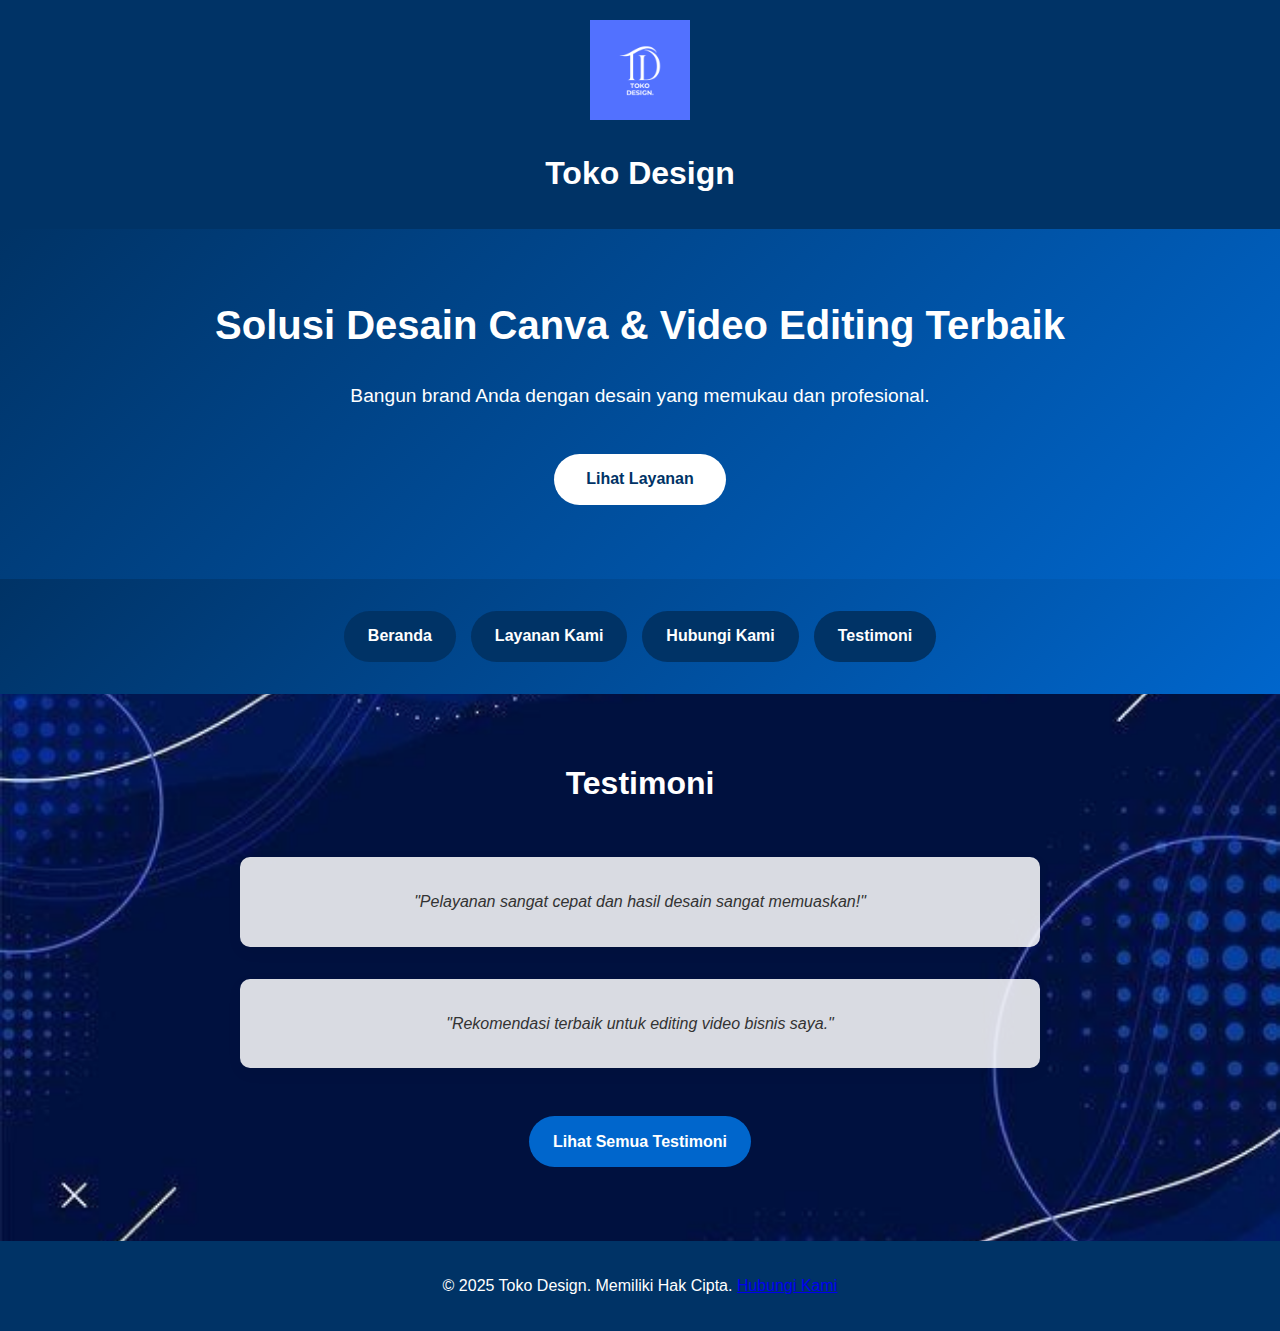
<file: Index.html>
<!DOCTYPE html>
<html lang="id">
<head>
  <meta charset="UTF-8">
  <meta name="viewport" content="width=device-width, initial-scale=1.0">
  <title>Toko Design.ID</title>
  <link rel="stylesheet" href="styles.css">
  <link rel="icon" type="image/png" href="TOKO DESIGN..png">
</head>
<body>
  <header>
    <img src="TOKO DESIGN..png" alt="Logo Toko Design">
    <h1>Toko Design</h1>
  </header>

  <section class="hero" id="beranda">
    <h2>Solusi Desain Canva & Video Editing Terbaik</h2>
    <p>Bangun brand Anda dengan desain yang memukau dan profesional.</p>
    <a href="layanan.html" class="btn">Lihat Layanan</a>
  </section>

  <div class="nav-buttons">
    <a href="#beranda">Beranda</a>
    <a href="layanan.html" class="btn-layanan">Layanan Kami</a>
    <a href="kontak.html" class="btn-kontak">Hubungi Kami</a>
    <a href="testimoni.html" class="btn-testimoni">Testimoni</a>
  </div>

  <section class="testimonials" id="testimoni">
    <h2>Testimoni</h2>
    <div class="testimonial">
      "Pelayanan sangat cepat dan hasil desain sangat memuaskan!"
    </div>
    <div class="testimonial">
      "Rekomendasi terbaik untuk editing video bisnis saya."
    </div>
    <a href="testimoni.html" class="btn lihat-semua-testimoni">Lihat Semua Testimoni</a>
  </section>

  <footer>
    &copy; 2025 Toko Design. Memiliki Hak Cipta.
    <a href="kontak.html">Hubungi Kami</a>
  </footer>

  <script src="script.js"></script>
</body>
</html>
</file>
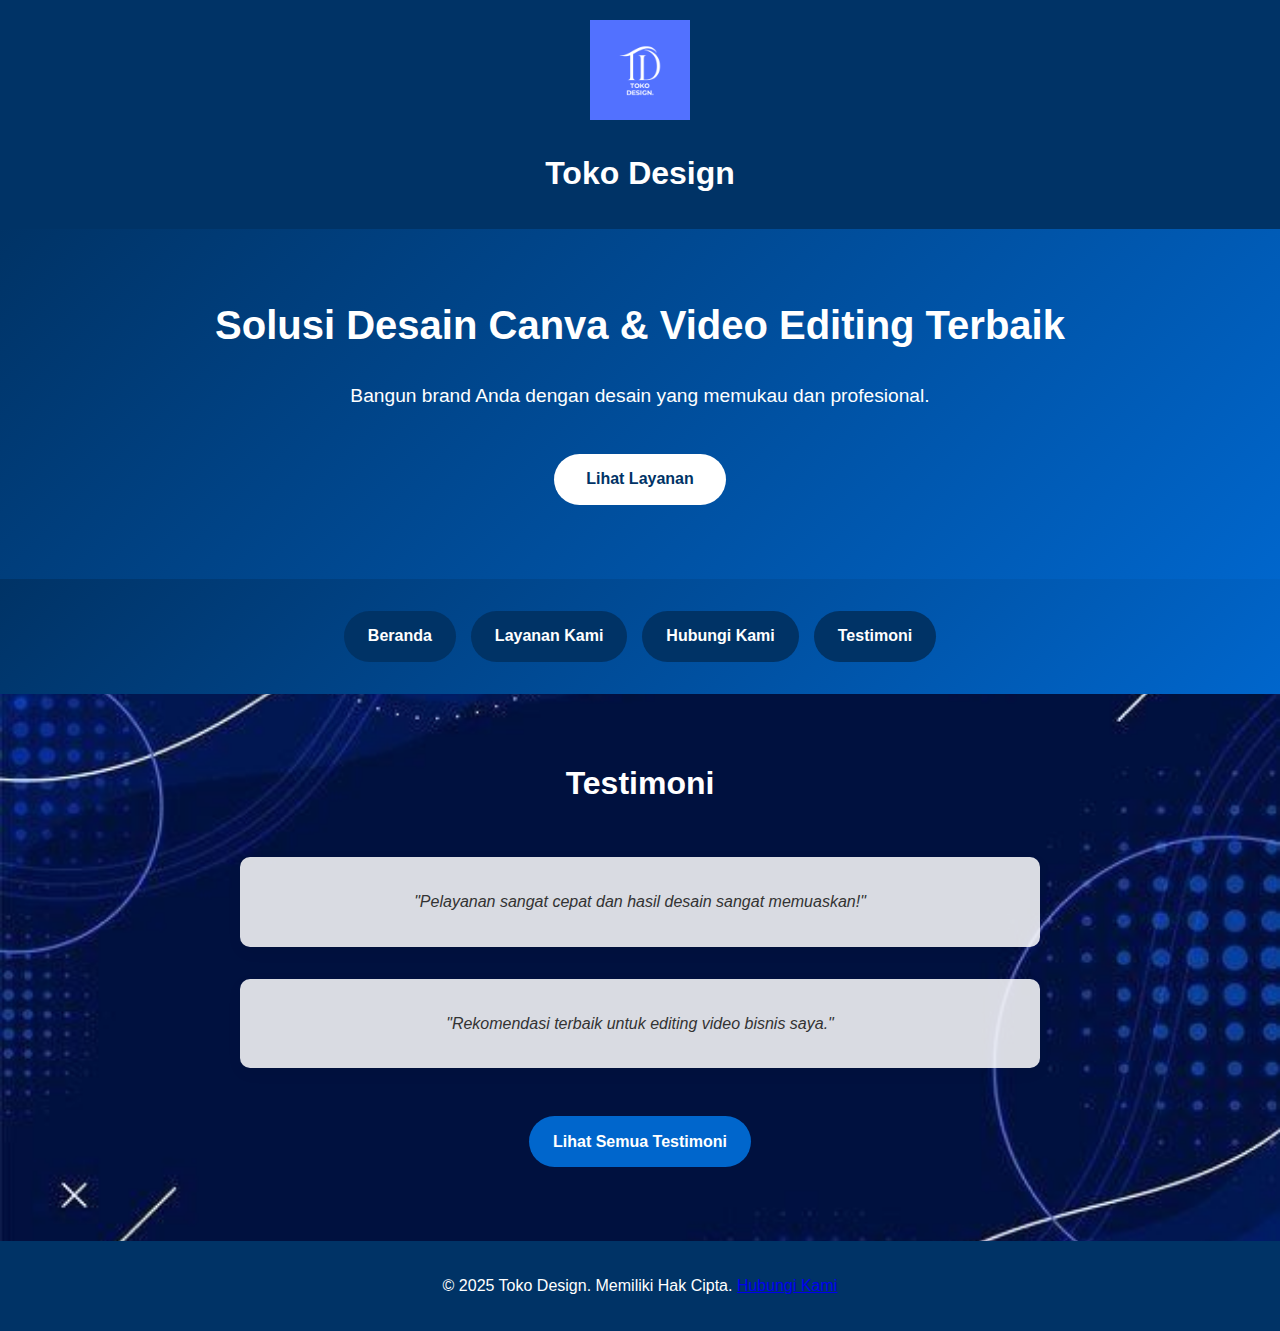
<file: index.html>
<!DOCTYPE html>
<html lang="id">
<head>
  <meta charset="UTF-8">
  <meta name="viewport" content="width=device-width, initial-scale=1.0">
  <title>Toko Design.ID</title>
  <link rel="stylesheet" href="styles.css">
  <link rel="icon" type="image/png" href="TOKO DESIGN..png">
</head>
<body>
  <header>
    <img src="TOKO DESIGN..png" alt="Logo Toko Design">
    <h1>Toko Design</h1>
  </header>

  <section class="hero" id="beranda">
    <h2>Solusi Desain Canva & Video Editing Terbaik</h2>
    <p>Bangun brand Anda dengan desain yang memukau dan profesional.</p>
    <a href="layanan.html" class="btn">Lihat Layanan</a>
  </section>

  <div class="nav-buttons">
    <a href="#beranda">Beranda</a>
    <a href="layanan.html" class="btn-layanan">Layanan Kami</a>
    <a href="kontak.html" class="btn-kontak">Hubungi Kami</a>
    <a href="testimoni.html" class="btn-testimoni">Testimoni</a>
  </div>

  <section class="testimonials" id="testimoni">
    <h2>Testimoni</h2>
    <div class="testimonial">
      "Pelayanan sangat cepat dan hasil desain sangat memuaskan!"
    </div>
    <div class="testimonial">
      "Rekomendasi terbaik untuk editing video bisnis saya."
    </div>
    <a href="testimoni.html" class="btn lihat-semua-testimoni">Lihat Semua Testimoni</a>
  </section>

  <footer>
    &copy; 2025 Toko Design. Memiliki Hak Cipta.
    <a href="kontak.html">Hubungi Kami</a>
  </footer>

  <script src="script.js"></script>
</body>
</html>
</file>
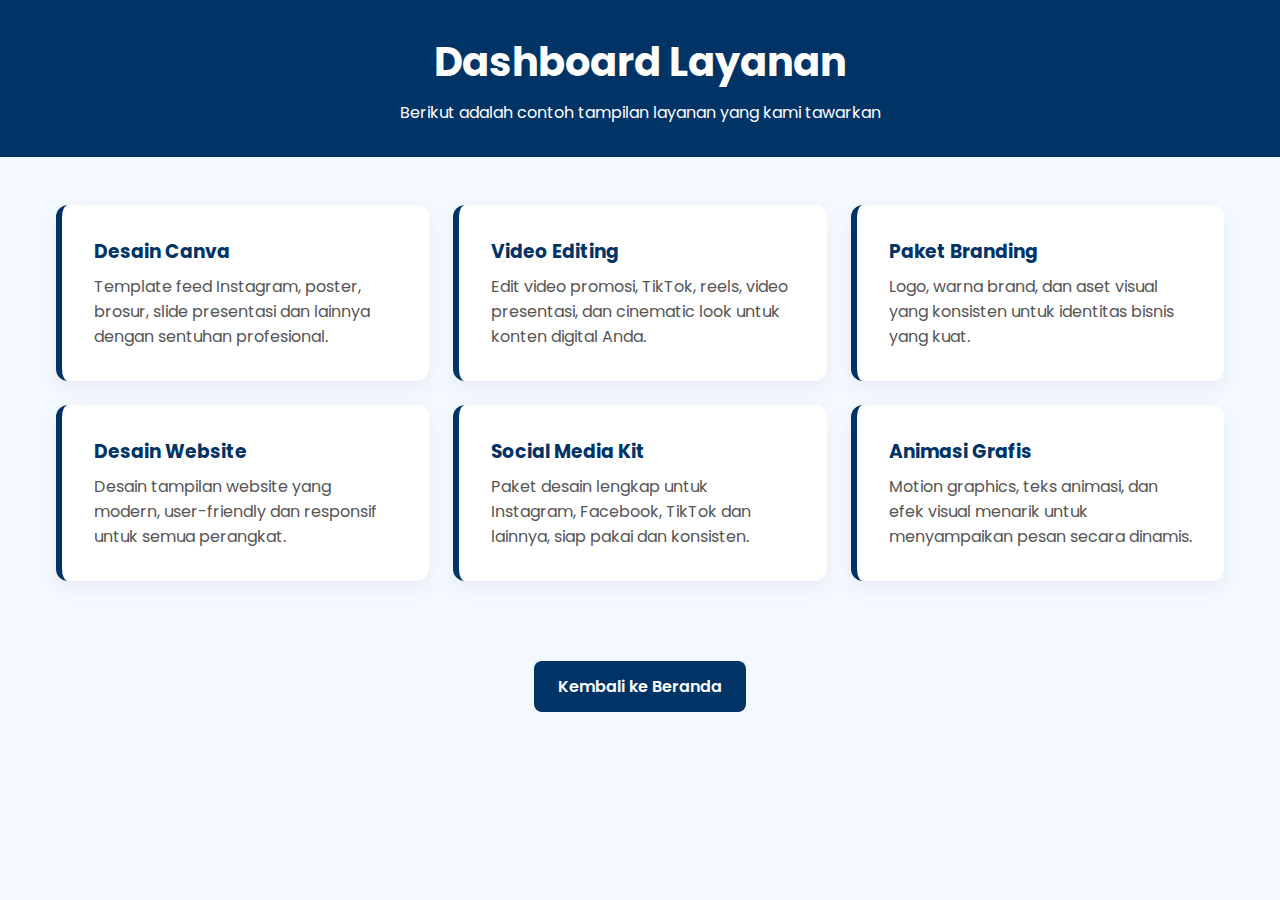
<file: layanan.html>
<!DOCTYPE html>
<html lang="id">
<head>
  <meta charset="UTF-8" />
  <meta name="viewport" content="width=device-width, initial-scale=1.0" />
  <title>Layanan - Toko Design</title>
  <link href="https://fonts.googleapis.com/css2?family=Poppins:wght@400;600&display=swap" rel="stylesheet" />
  <style>
    * {
      margin: 0;
      padding: 0;
      box-sizing: border-box;
      font-family: 'Poppins', sans-serif;
    }

    body {
      background-color: #f4f9ff;
      color: #333;
    }

    header {
      background-color: #003366;
      color: white;
      text-align: center;
      padding: 2rem;
    }

    header h1 {
      font-size: 2.5rem;
      margin-bottom: 0.5rem;
    }

    .dashboard {
      max-width: 1200px;
      margin: 2rem auto;
      padding: 1rem;
      display: grid;
      grid-template-columns: repeat(auto-fit, minmax(280px, 1fr));
      gap: 1.5rem;
    }

    .card {
      background-color: white;
      border-radius: 12px;
      box-shadow: 0 8px 20px rgba(0, 0, 0, 0.05);
      padding: 2rem;
      transition: transform 0.2s ease;
      border-left: 6px solid #003366;
    }

    .card:hover {
      transform: translateY(-5px);
    }

    .card h3 {
      margin-bottom: 0.5rem;
      color: #003366;
    }

    .card p {
      color: #555;
    }

    .btn-kembali {
      display: inline-block;
      margin: 2rem auto;
      text-align: center;
      background-color: #003366;
      color: white;
      padding: 0.8rem 1.5rem;
      border-radius: 8px;
      text-decoration: none;
      font-weight: 600;
      transition: background-color 0.3s ease;
    }

    .btn-kembali:hover {
      background-color: #00509e;
    }
  </style>
</head>
<body>
  <header>
    <h1>Dashboard Layanan</h1>
    <p>Berikut adalah contoh tampilan layanan yang kami tawarkan</p>
  </header>

  <section class="dashboard">
    <div class="card">
      <h3>Desain Canva</h3>
      <p>Template feed Instagram, poster, brosur, slide presentasi dan lainnya dengan sentuhan profesional.</p>
    </div>

    <div class="card">
      <h3>Video Editing</h3>
      <p>Edit video promosi, TikTok, reels, video presentasi, dan cinematic look untuk konten digital Anda.</p>
    </div>

    <div class="card">
      <h3>Paket Branding</h3>
      <p>Logo, warna brand, dan aset visual yang konsisten untuk identitas bisnis yang kuat.</p>
    </div>

    <div class="card">
      <h3>Desain Website</h3>
      <p>Desain tampilan website yang modern, user-friendly dan responsif untuk semua perangkat.</p>
    </div>

    <div class="card">
      <h3>Social Media Kit</h3>
      <p>Paket desain lengkap untuk Instagram, Facebook, TikTok dan lainnya, siap pakai dan konsisten.</p>
    </div>

    <div class="card">
      <h3>Animasi Grafis</h3>
      <p>Motion graphics, teks animasi, dan efek visual menarik untuk menyampaikan pesan secara dinamis.</p>
    </div>
  </section>

  <div style="text-align:center;">
    <a href="index.html" class="btn-kembali">Kembali ke Beranda</a>
  </div>
</body>
</html>
</file>
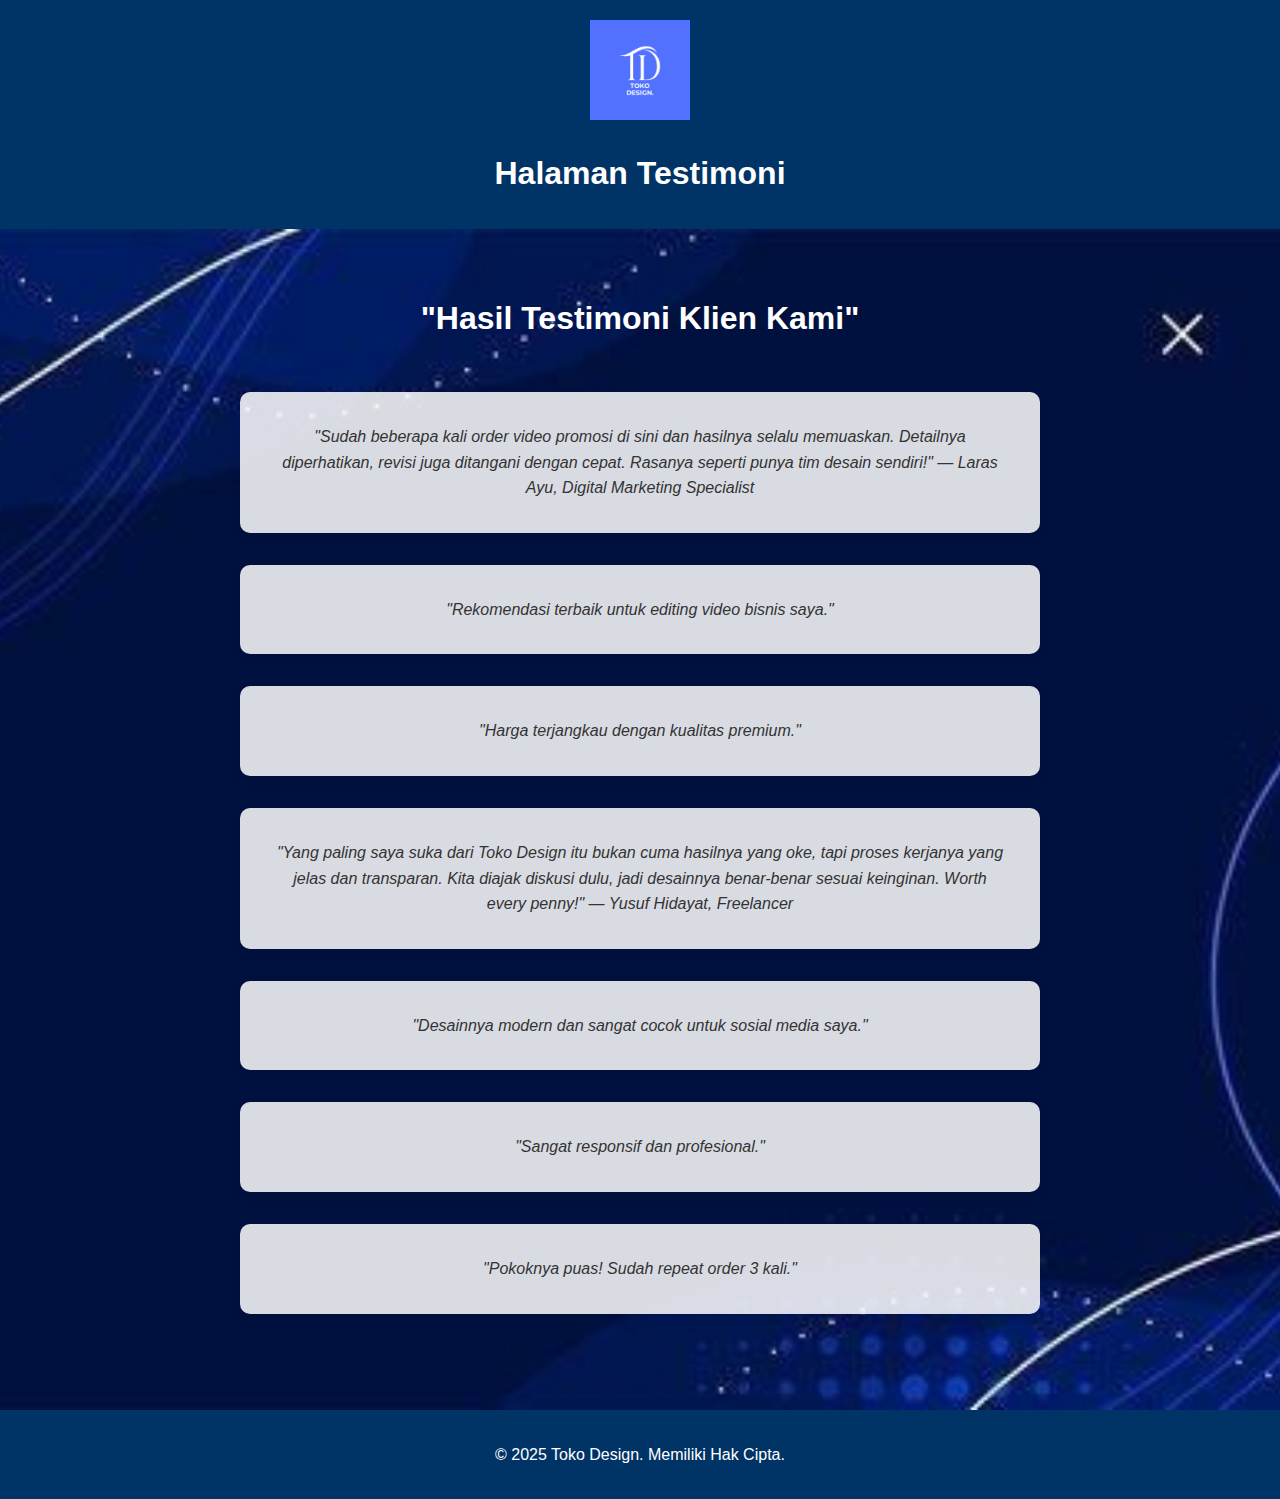
<file: testimoni.html>
<!DOCTYPE html>
<html lang="id">
<head>
  <meta charset="UTF-8">
  <meta name="viewport" content="width=device-width, initial-scale=1.0">
  <title>Testimoni - Toko Design</title>
  <link rel="stylesheet" href="styles.css">
</head>
<body>
  <header>
    <img src="TOKO DESIGN..png" alt="Logo Toko Design">
    <h1>Halaman
       Testimoni
    </h1>
  </header>

  <section class="testimonials" id="semua-testimoni">
    <h2>"Hasil Testimoni Klien Kami"</h2>
    <div class="testimonial">"Sudah beberapa kali order video promosi di sini dan hasilnya selalu memuaskan. Detailnya diperhatikan, revisi juga ditangani dengan cepat. Rasanya seperti punya tim desain sendiri!"
      — Laras Ayu, Digital Marketing Specialist
      </div>
    <div class="testimonial">"Rekomendasi terbaik untuk editing video bisnis saya."</div>
    <div class="testimonial">"Harga terjangkau dengan kualitas premium."</div>
    <div class="testimonial">"Yang paling saya suka dari Toko Design itu bukan cuma hasilnya yang oke, tapi proses kerjanya yang jelas dan transparan. Kita diajak diskusi dulu, jadi desainnya benar-benar sesuai keinginan. Worth every penny!"
      — Yusuf Hidayat, Freelancer
      </div>
    <div class="testimonial">"Desainnya modern dan sangat cocok untuk sosial media saya."</div>
    <div class="testimonial">"Sangat responsif dan profesional."</div>
    <div class="testimonial">"Pokoknya puas! Sudah repeat order 3 kali."</div>
  </section>

  <footer>
    &copy; 2025 Toko Design. Memiliki Hak Cipta.
  </footer>
</body>
</html>
</file>
<file: styles.css>
/* Gaya Global */
* {
  margin: 0;
  padding: 0;
  box-sizing: border-box;
  font-family: 'Segoe UI', Tahoma, Geneva, Verdana, sans-serif;
}

body {
  line-height: 1.6;
  color: #333;
}

/* Gaya Header */
header {
  text-align: center;
  padding: 20px;
  background-color: #003366;
  color: white;
}

header img {
  width: 100px;
  height: auto;
  margin-bottom: 10px;
}

header h1 {
  margin: 10px 0;
}

/* Hero Section */
.hero {
  background: linear-gradient(135deg, #003366, #0066cc);
  color: white;
  text-align: center;
  padding: 4rem 1rem;
}

.hero h2 {
  font-size: 2.5rem;
  margin-bottom: 1.5rem;
}

.hero p {
  font-size: 1.2rem;
  max-width: 700px;
  margin: 0 auto 2rem;
}

.btn {
  display: inline-block;
  background-color: #fff;
  color: #003366;
  padding: 0.8rem 2rem;
  border-radius: 50px;
  font-weight: bold;
  transition: all 0.3s ease;
  text-decoration: none;
  margin: 10px;
}

.btn:hover {
  background-color: #f1f1f1;
  transform: translateY(-3px);
  box-shadow: 0 5px 15px rgba(0, 0, 0, 0.1);
}

/* Navigation Buttons */
.nav-buttons {
  display: flex;
  justify-content: center;
  flex-wrap: wrap;
  gap: 15px;
  padding: 2rem 1rem;
  background: linear-gradient(135deg, #003366, #0066cc); /* Diubah dari putih ke gradasi biru */
}

.nav-buttons a {
  padding: 0.8rem 1.5rem;
  background-color: #003366;
  color: white;
  border-radius: 50px;
  text-decoration: none;
  font-weight: bold;
  transition: all 0.3s ease;
}

.nav-buttons a:hover {
  background-color: #0066cc;
  transform: translateY(-3px);
  box-shadow: 0 5px 15px rgba(0, 0, 0, 0.1);
}

/* Services Section */
.services {
  padding: 4rem 1rem;
  text-align: center;
  background-color: white;
}

.services h2 {
  font-size: 2rem;
  margin-bottom: 8rem;
  color: #003366;
}

.services-slider {
  width: 100%;
  max-width: 1200px;
  margin: 0 auto;
  position: relative;
  overflow: hidden;
}

.slides-container {
  display: flex;
  transition: transform 0.5s ease;
  width: 300%;
}

.service-slide {
  width: 100%;
  flex-shrink: 0;
  padding: 1rem;
  box-sizing: border-box;
}

.cards {
  display: flex;
  flex-direction: column;
  align-items: center;
  gap: 2rem;
}

.card {
  background-color: #f8f9fa;
  border-radius: 10px;
  padding: 2rem;
  width: 300px;
  box-shadow: 0 5px 15px rgba(0, 0, 0, 0.05);
  transition: all 0.3s ease;
}

.card:hover {
  transform: translateY(-10px);
  box-shadow: 0 15px 30px rgba(0, 0, 0, 0.1);
}

.card h3 {
  color: #003366;
  font-size: 1.5rem;
  margin-bottom: 1rem;
}

.slider-nav {
  text-align: center;
  margin-top: 20px;
}

.slider-dot {
  display: inline-block;
  width: 12px;
  height: 12px;
  border-radius: 50%;
  background-color: #ccc;
  margin: 0 5px;
  cursor: pointer;
}

.slider-dot.active {
  background-color: #003366;
}

.slider-arrow {
  position: absolute;
  top: 50%;
  transform: translateY(-50%);
  width: 40px;
  height: 40px;
  background-color: rgba(0,0,0,0.5);
  color: white;
  border-radius: 50%;
  display: flex;
  align-items: center;
  justify-content: center;
  cursor: pointer;
  z-index: 999;
}

.slider-arrow.prev {
  left: 10px;
}

.slider-arrow.next {
  right: 10px;
}

/* Testimonials Section */
.testimonials {
  padding: 4rem 1rem;
  text-align: center;
  background-image: url('Background 1.png'); /* Pastikan gambar berada di path yang benar */
  background-size: cover;
  background-position: center;
  background-repeat: no-repeat;
  color: #fff;
}

.testimonials h2 {
  font-size: 2rem;
  margin-bottom: 3rem;
  color: #ffffff;
}

.testimonial {
  background-color: rgba(255, 255, 255, 0.85); /* Transparan putih */
  padding: 2rem;
  border-radius: 10px;
  max-width: 800px;
  margin: 0 auto 2rem;
  box-shadow: 0 5px 15px rgba(0, 0, 0, 0.05);
  font-style: italic;
  color: #333;
}

/* Footer */
footer {
  text-align: center;
  padding: 2rem;
  background-color: #003366;
  color: white;
}

.lihat-semua-testimoni {
  margin-top: 1rem;
  display: inline-block;
  background-color: #0066cc;
  color: white;
  padding: 0.8rem 1.5rem;
  border-radius: 50px;
  text-decoration: none;
  font-weight: bold;
  transition: all 0.3s ease;
}

.lihat-semua-testimoni:hover {
  background-color: #004a99;
  transform: translateY(-3px);
  box-shadow: 0 5px 15px rgba(0, 0, 0, 0.1);
}
</file>
